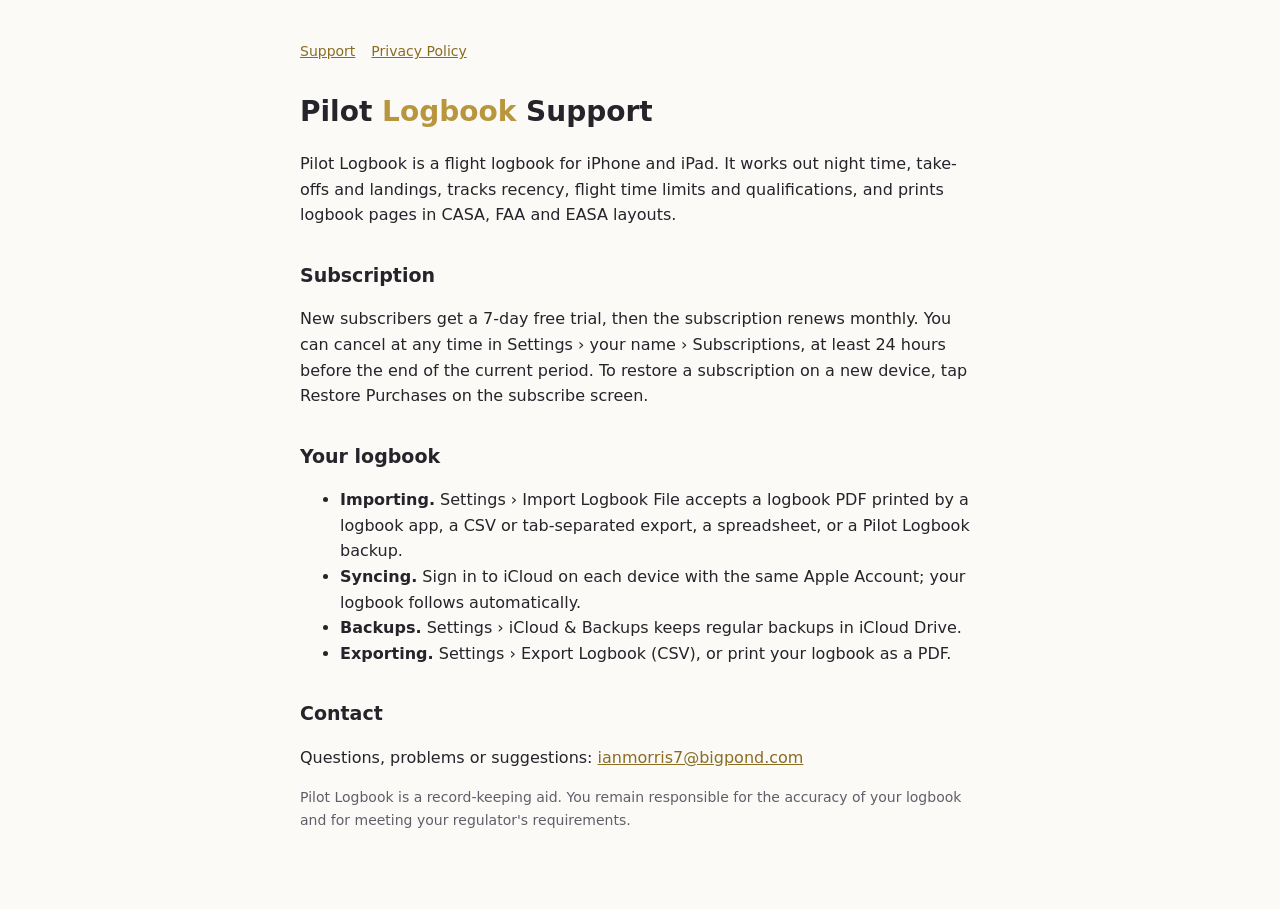
<file: index.html>
<!doctype html>
<html lang="en-AU"><head><meta charset="utf-8"><meta name="viewport" content="width=device-width,initial-scale=1">
<title>Pilot Logbook — Support</title><link rel="stylesheet" href="style.css"></head>
<body><main>
<nav><a href="index.html">Support</a><a href="privacy.html">Privacy Policy</a></nav>
<h1>Pilot <span>Logbook</span> Support</h1>

<p>Pilot Logbook is a flight logbook for iPhone and iPad. It works out night time, take-offs and landings, tracks recency, flight time limits and qualifications, and prints logbook pages in CASA, FAA and EASA layouts.</p>

<h2>Subscription</h2>
<p>New subscribers get a 7-day free trial, then the subscription renews monthly. You can cancel at any time in Settings › your name › Subscriptions, at least 24 hours before the end of the current period. To restore a subscription on a new device, tap Restore Purchases on the subscribe screen.</p>

<h2>Your logbook</h2>
<ul>
<li><b>Importing.</b> Settings › Import Logbook File accepts a logbook PDF printed by a logbook app, a CSV or tab-separated export, a spreadsheet, or a Pilot Logbook backup.</li>
<li><b>Syncing.</b> Sign in to iCloud on each device with the same Apple Account; your logbook follows automatically.</li>
<li><b>Backups.</b> Settings › iCloud &amp; Backups keeps regular backups in iCloud Drive.</li>
<li><b>Exporting.</b> Settings › Export Logbook (CSV), or print your logbook as a PDF.</li>
</ul>

<h2>Contact</h2>
<p>Questions, problems or suggestions: <a href="mailto:ianmorris7@bigpond.com">ianmorris7@bigpond.com</a></p>
<p class="muted">Pilot Logbook is a record-keeping aid. You remain responsible for the accuracy of your logbook and for meeting your regulator's requirements.</p>
</main></body></html>
</file>
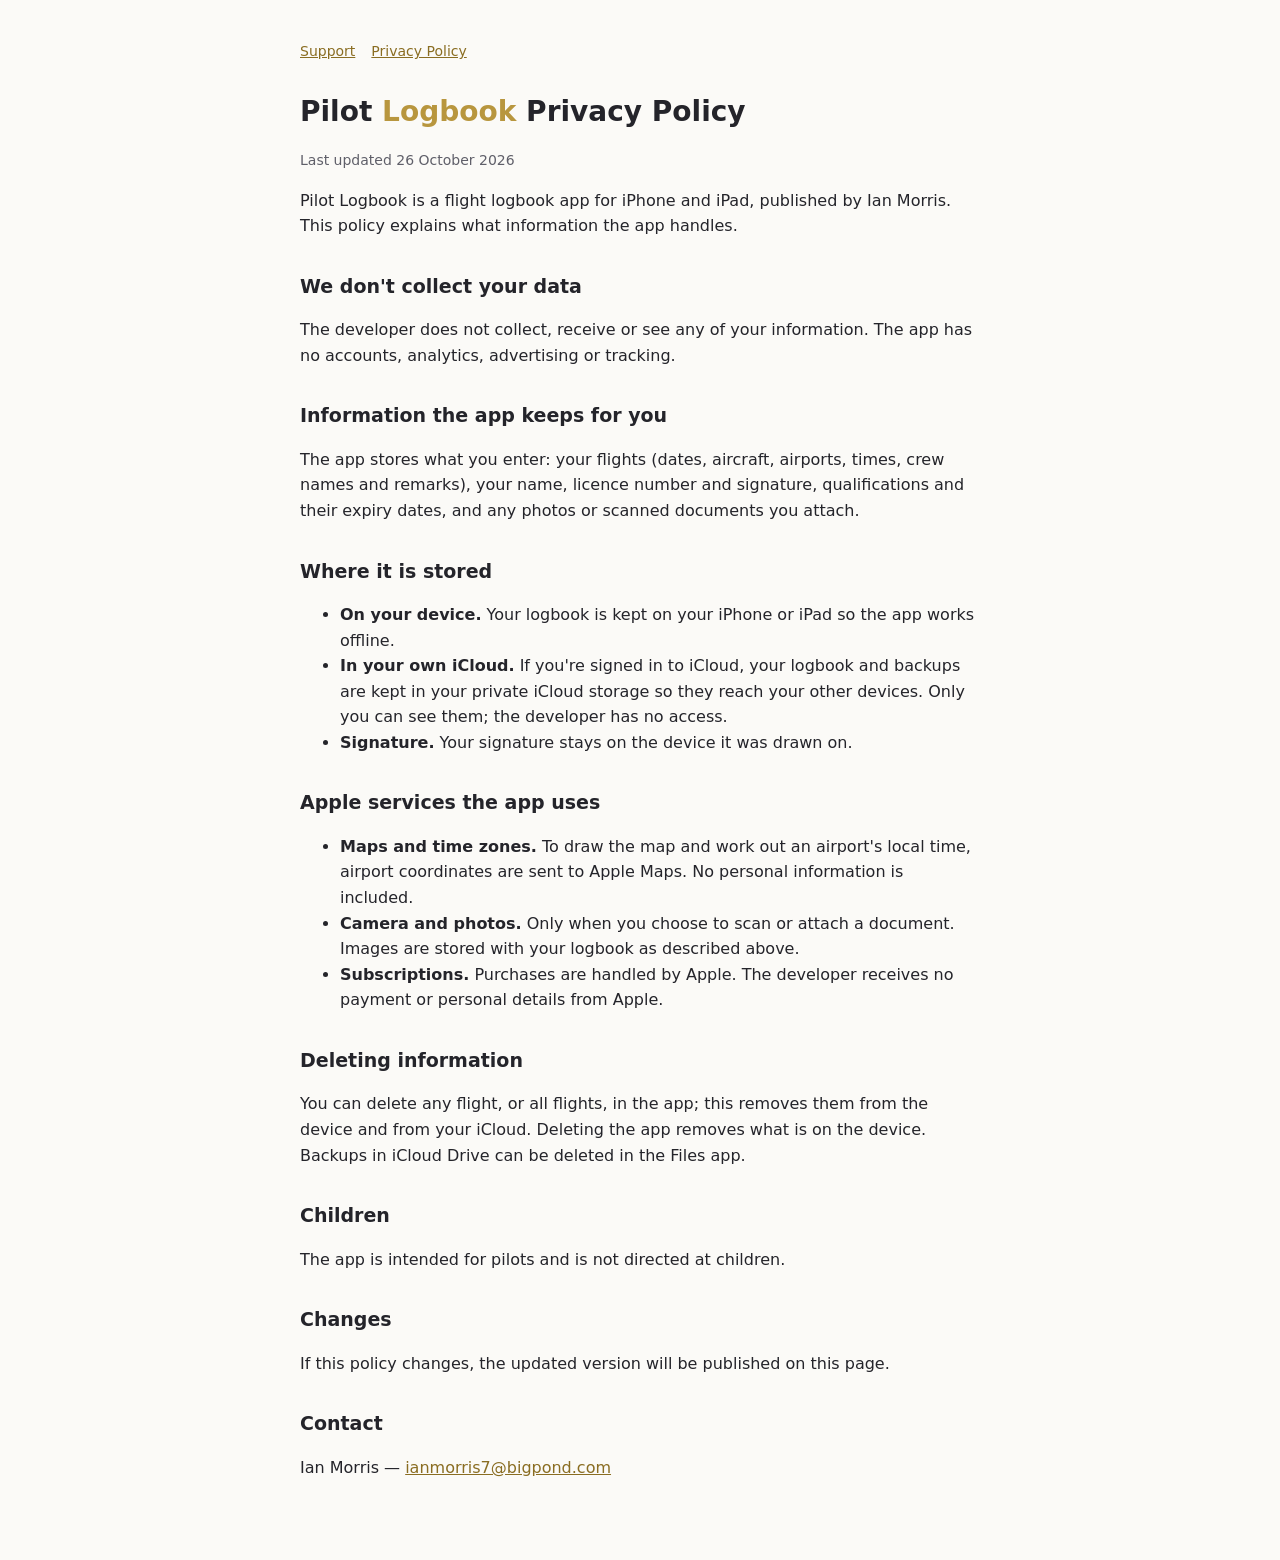
<file: privacy.html>
<!doctype html>
<html lang="en-AU"><head><meta charset="utf-8"><meta name="viewport" content="width=device-width,initial-scale=1">
<title>Pilot Logbook — Privacy Policy</title><link rel="stylesheet" href="style.css"></head>
<body><main>
<nav><a href="index.html">Support</a><a href="privacy.html">Privacy Policy</a></nav>
<h1>Pilot <span>Logbook</span> Privacy Policy</h1>
<p class="muted">Last updated 26 October 2026</p>

<p>Pilot Logbook is a flight logbook app for iPhone and iPad, published by Ian Morris. This policy explains what information the app handles.</p>

<h2>We don't collect your data</h2>
<p>The developer does not collect, receive or see any of your information. The app has no accounts, analytics, advertising or tracking.</p>

<h2>Information the app keeps for you</h2>
<p>The app stores what you enter: your flights (dates, aircraft, airports, times, crew names and remarks), your name, licence number and signature, qualifications and their expiry dates, and any photos or scanned documents you attach.</p>

<h2>Where it is stored</h2>
<ul>
<li><b>On your device.</b> Your logbook is kept on your iPhone or iPad so the app works offline.</li>
<li><b>In your own iCloud.</b> If you're signed in to iCloud, your logbook and backups are kept in your private iCloud storage so they reach your other devices. Only you can see them; the developer has no access.</li>
<li><b>Signature.</b> Your signature stays on the device it was drawn on.</li>
</ul>

<h2>Apple services the app uses</h2>
<ul>
<li><b>Maps and time zones.</b> To draw the map and work out an airport's local time, airport coordinates are sent to Apple Maps. No personal information is included.</li>
<li><b>Camera and photos.</b> Only when you choose to scan or attach a document. Images are stored with your logbook as described above.</li>
<li><b>Subscriptions.</b> Purchases are handled by Apple. The developer receives no payment or personal details from Apple.</li>
</ul>

<h2>Deleting information</h2>
<p>You can delete any flight, or all flights, in the app; this removes them from the device and from your iCloud. Deleting the app removes what is on the device. Backups in iCloud Drive can be deleted in the Files app.</p>

<h2>Children</h2>
<p>The app is intended for pilots and is not directed at children.</p>

<h2>Changes</h2>
<p>If this policy changes, the updated version will be published on this page.</p>

<h2>Contact</h2>
<p>Ian Morris — <a href="mailto:ianmorris7@bigpond.com">ianmorris7@bigpond.com</a></p>
</main></body></html>
</file>
<file: style.css>
:root { --ink:#24242a; --muted:#5f5f69; --gold:#b8963e; --bg:#fbfaf7; }
* { box-sizing:border-box; }
body { margin:0; font:16px/1.6 -apple-system, "Segoe UI", system-ui, sans-serif; color:var(--ink); background:var(--bg); }
main { max-width:720px; margin:0 auto; padding:40px 20px 64px; }
h1 { font-size:28px; margin:0 0 4px; } h1 span { color:var(--gold); }
h2 { font-size:19px; margin:32px 0 8px; }
p, li { color:var(--ink); } .muted { color:var(--muted); font-size:14px; }
a { color:#8a6d22; }
nav { margin:0 0 28px; font-size:14px; } nav a { margin-right:16px; }
</file>
